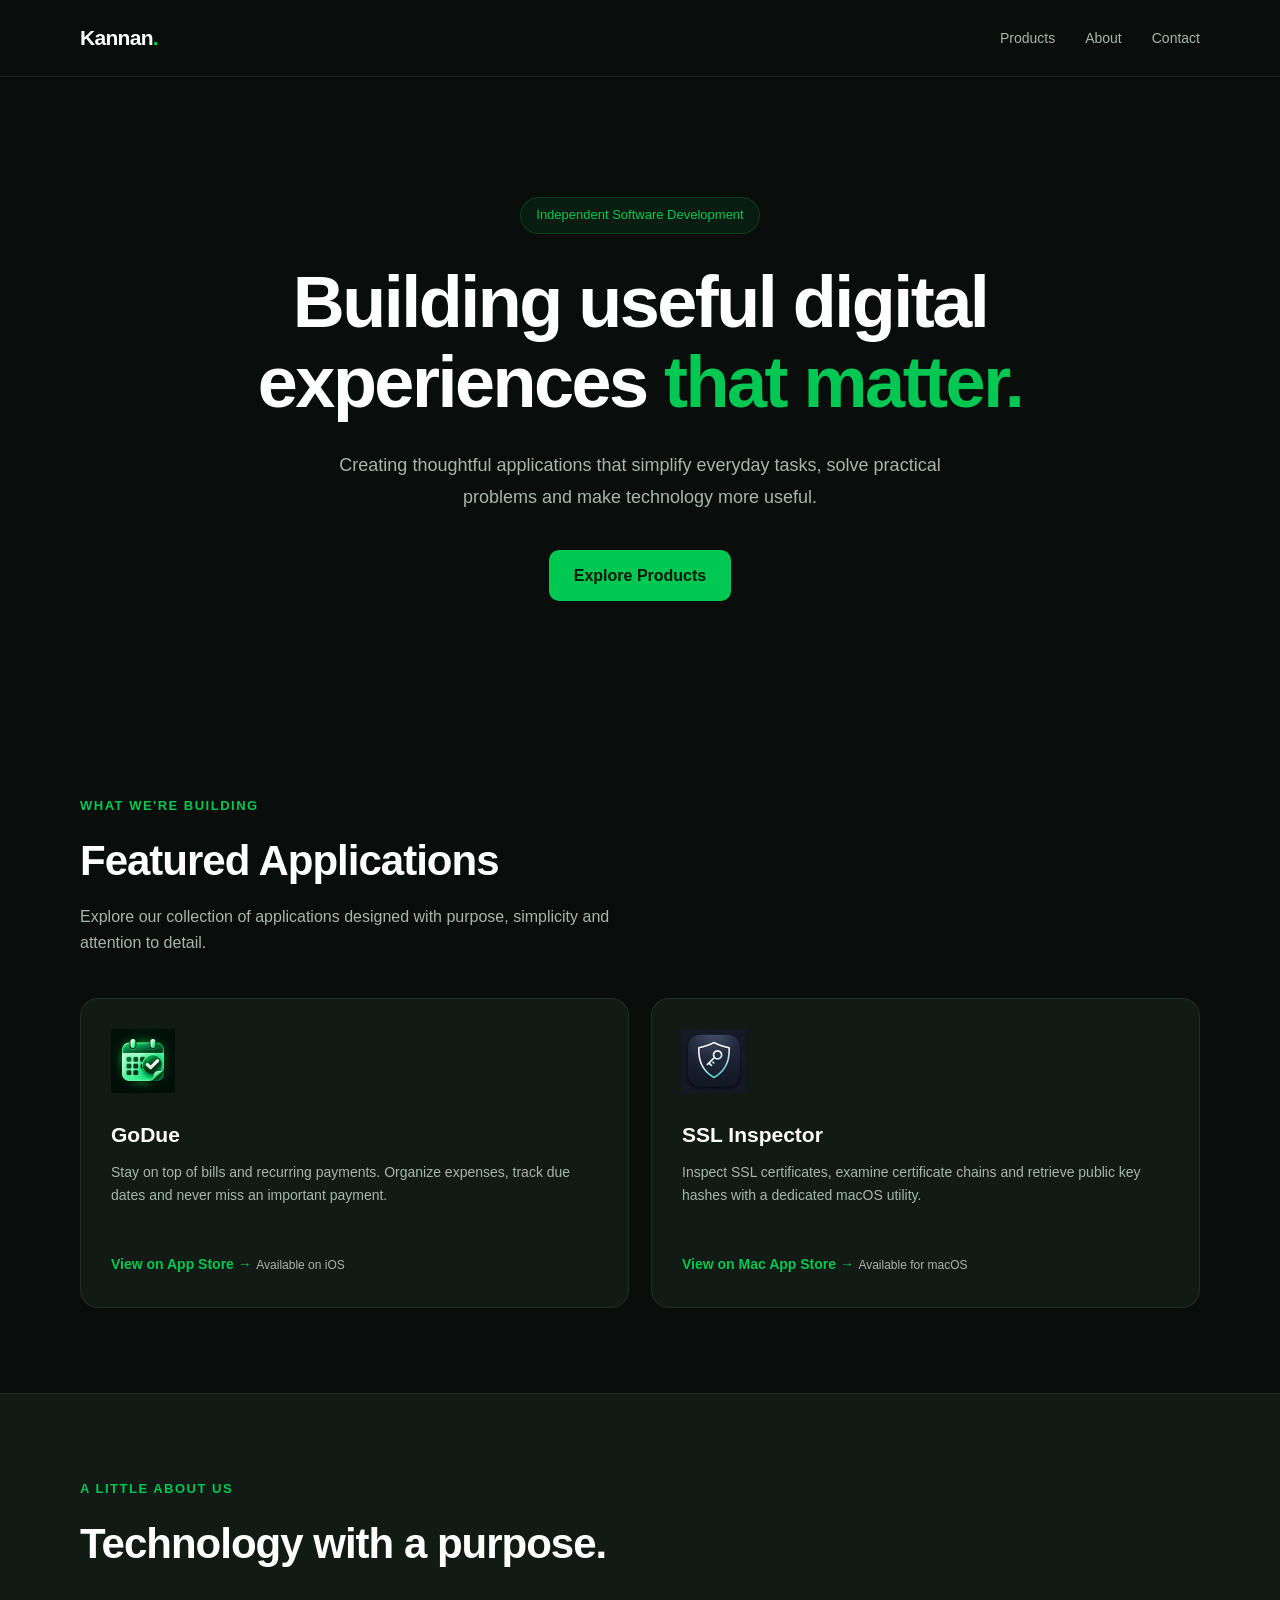
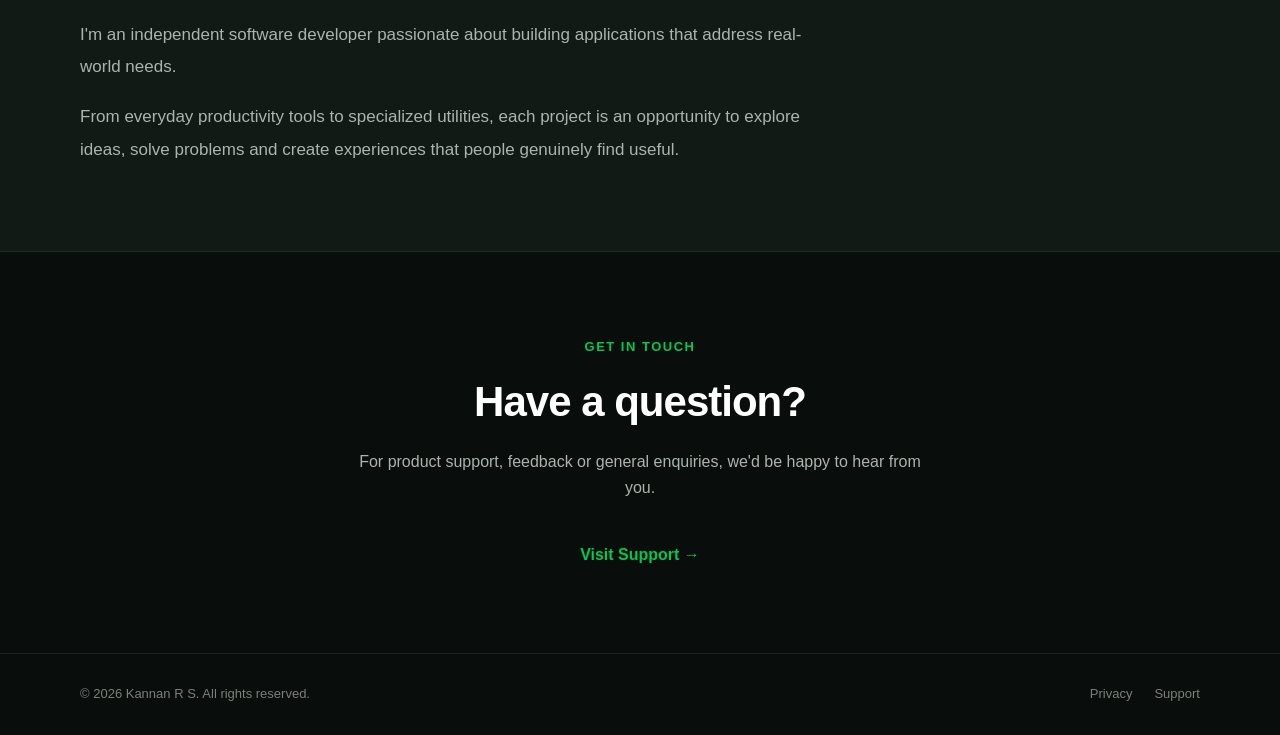
<file: index.html>
<!DOCTYPE html>
<html lang="en">
<head>
    <meta charset="UTF-8">
    <meta name="viewport" content="width=device-width, initial-scale=1.0">
<meta name="description"
      content="Independent software development focused on building thoughtful applications that simplify everyday life. Explore GoDue and SSL Inspector.">
<meta name="theme-color" content="#090d0b">
<title>Kannan R S | Independent Software Developer</title>
<link rel="stylesheet" href="assets/css/style.css">
<script src="assets/js/main.js" defer></script>
</head>
<body>
<header>
    <div class="container">
        <nav>
            <a href="#" class="logo">Kannan<span>.</span></a>
            <div class="nav-links">
                <a href="#products">Products</a>
                <a href="#about">About</a>
                <a href="#contact">Contact</a>
            </div>
        </nav>
    </div>
</header>
<main>
    <section class="hero">
        <div class="container">
            <div class="eyebrow">
                Independent Software Development
            </div>
            <h1>
                Building useful digital experiences
                <span>that matter.</span>
            </h1>
            <p>
                Creating thoughtful applications that simplify
                everyday tasks, solve practical problems and make
                technology more useful.
            </p>
            <a href="#products" class="hero-button">
                Explore Products
            </a>
        </div>
    </section>
    <section id="products">
        <div class="container">
            <div class="section-heading">
                <div class="label">What we're building</div>
                <h2>Featured Applications</h2>
                <p>
                    Explore our collection of applications designed with purpose, simplicity and attention to detail.
                </p>
            </div>
            <div class="products-grid">
                <article class="product-card">
                    <div class="product-icon">

    <img src="assets/images/godue-icon.png" alt="GoDue app icon">

</div>
                    <h3>GoDue</h3>
                    <p>
                        Stay on top of bills and recurring payments.
                        Organize expenses, track due dates and never
                        miss an important payment.
                    </p>
                    <a class="product-link"
                       href="https://apps.apple.com/us/app/godue/id6824180958">
                        View on App Store →
                    </a>
                    <div class="status">Available on iOS</div>
                </article>
                
                <article class="product-card">
                    <div class="product-icon">

    <img src="assets/images/ssl-inspector-icon.png" alt="SSL Inspector app icon">

</div>
                    <h3>SSL Inspector</h3>
                    <p>
                        Inspect SSL certificates, examine certificate
                        chains and retrieve public key hashes with
                        a dedicated macOS utility.
                    </p>
                    <a class="product-link"
   href="https://apps.apple.com/us/app/ssl-inspector/id6759235383"
   target="_blank"
   rel="noopener noreferrer">
    View on Mac App Store →
</a>

<div class="status">Available for macOS</div>
                </article>
            </div>
        </div>
    </section>
    <section id="about" class="about">
        <div class="container">
            <div class="about-content">
                <div class="section-heading">
                    <div class="label">A little about us</div>
                    <h2>Technology with a purpose.</h2>
                </div>
                <p>
                    I'm an independent software developer passionate
                    about building applications that address real-world
                    needs.
                </p>
                <p>
                    From everyday productivity tools to specialized
                    utilities, each project is an opportunity to explore
                    ideas, solve problems and create experiences that
                    people genuinely find useful.
                </p>
            </div>
        </div>
    </section>
    <section id="contact" class="contact">
        <div class="container">
            <div class="section-heading">
                <div class="label">Get in touch</div>
                <h2>Have a question?</h2>
                <p>
                    For product support, feedback or general enquiries,
                    we'd be happy to hear from you.
                </p>
            </div>
            <a href="/support/">
                Visit Support →
            </a>
        </div>
    </section>
</main>
<footer>
    <div class="container">
        <div class="footer-content">
            <div>
                © 2026 Kannan R S. All rights reserved.
            </div>
            <div class="footer-links">
                <a href="/privacy/">
                    Privacy
                </a>
                <a href="/support/">
                    Support
                </a>
            </div>
        </div>
    </div>
</footer>
</body>
</html>
</file>
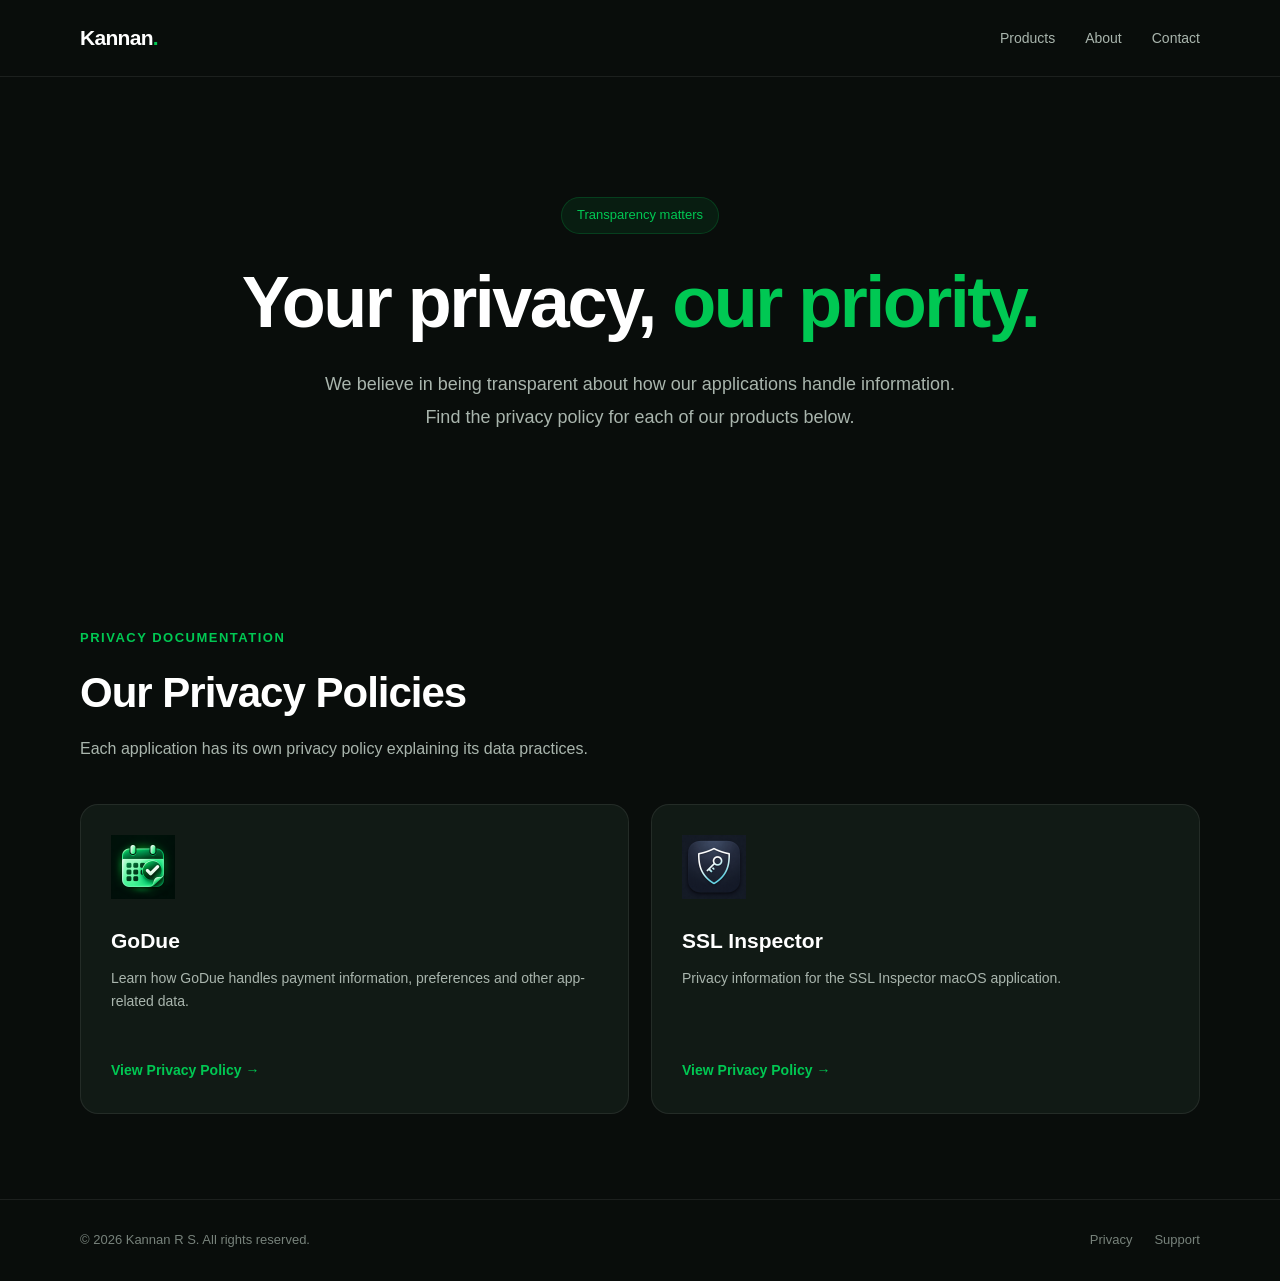
<file: privacy/index.html>
<!DOCTYPE html>
<html lang="en">
<head>
    <meta charset="UTF-8">
    <meta name="viewport" content="width=device-width, initial-scale=1.0">
<meta name="description"
      content="Find privacy policies for applications developed by Kannan R S.">
<meta name="theme-color" content="#090d0b">
<title>Privacy Policies | Kannan</title>
<link rel="stylesheet" href="../assets/css/style.css">
<script src="../assets/js/main.js" defer></script>
</head>
<body>
<header>
    <div class="container">
        <nav>
            <a href="../" class="logo">Kannan<span>.</span></a>
            <div class="nav-links">
                <a href="../#products">Products</a>
                <a href="../#about">About</a>
                <a href="../#contact">Contact</a>
            </div>
        </nav>
    </div>
</header>
<main>
    <section class="hero">
        <div class="container">
            <div class="eyebrow">Transparency matters</div>
            <h1>
                Your privacy,
                <span>our priority.</span>
            </h1>
            <p>
                We believe in being transparent about how our
                applications handle information. Find the privacy
                policy for each of our products below.
            </p>
        </div>
    </section>
    <section>
        <div class="container">
            <div class="section-heading">
                <div class="label">Privacy documentation</div>
                <h2>Our Privacy Policies</h2>
                <p>
                    Each application has its own privacy policy
                    explaining its data practices.
                </p>
            </div>
            <div class="products-grid">
                <article class="product-card">
                    <div class="product-icon">

    <img src="../assets/images/godue-icon.png" alt="GoDue app icon">

</div>
                    <h3>GoDue</h3>
                    <p>
                        Learn how GoDue handles payment information,
                        preferences and other app-related data.
                    </p>
                    <a class="product-link"
                       href="https://kriskannan08.github.io/privacy-policies/godue/
">
                        View Privacy Policy →
                    </a>
                </article>
                
                <article class="product-card">
                    <div class="product-icon">

    <img src="../assets/images/ssl-inspector-icon.png" alt="SSL Inspector app icon">

</div>
                    <h3>SSL Inspector</h3>
                    <p>
                        Privacy information for the SSL Inspector
                        macOS application.
                    </p>
                    <a class="product-link"
   href="https://kriskannan08.github.io/privacy-policies/ssl-inspector-macos/">
    View Privacy Policy →
</a>
                </article>
            </div>
        </div>
    </section>
</main>
<footer>
    <div class="container">
        <div class="footer-content">
            <div>
                © 2026 Kannan R S. All rights reserved.
            </div>
            <div class="footer-links">
                <a href="./">Privacy</a>
                <a href="../support/">Support</a>
            </div>
        </div>
    </div>
</footer>
</body>
</html>
</file>
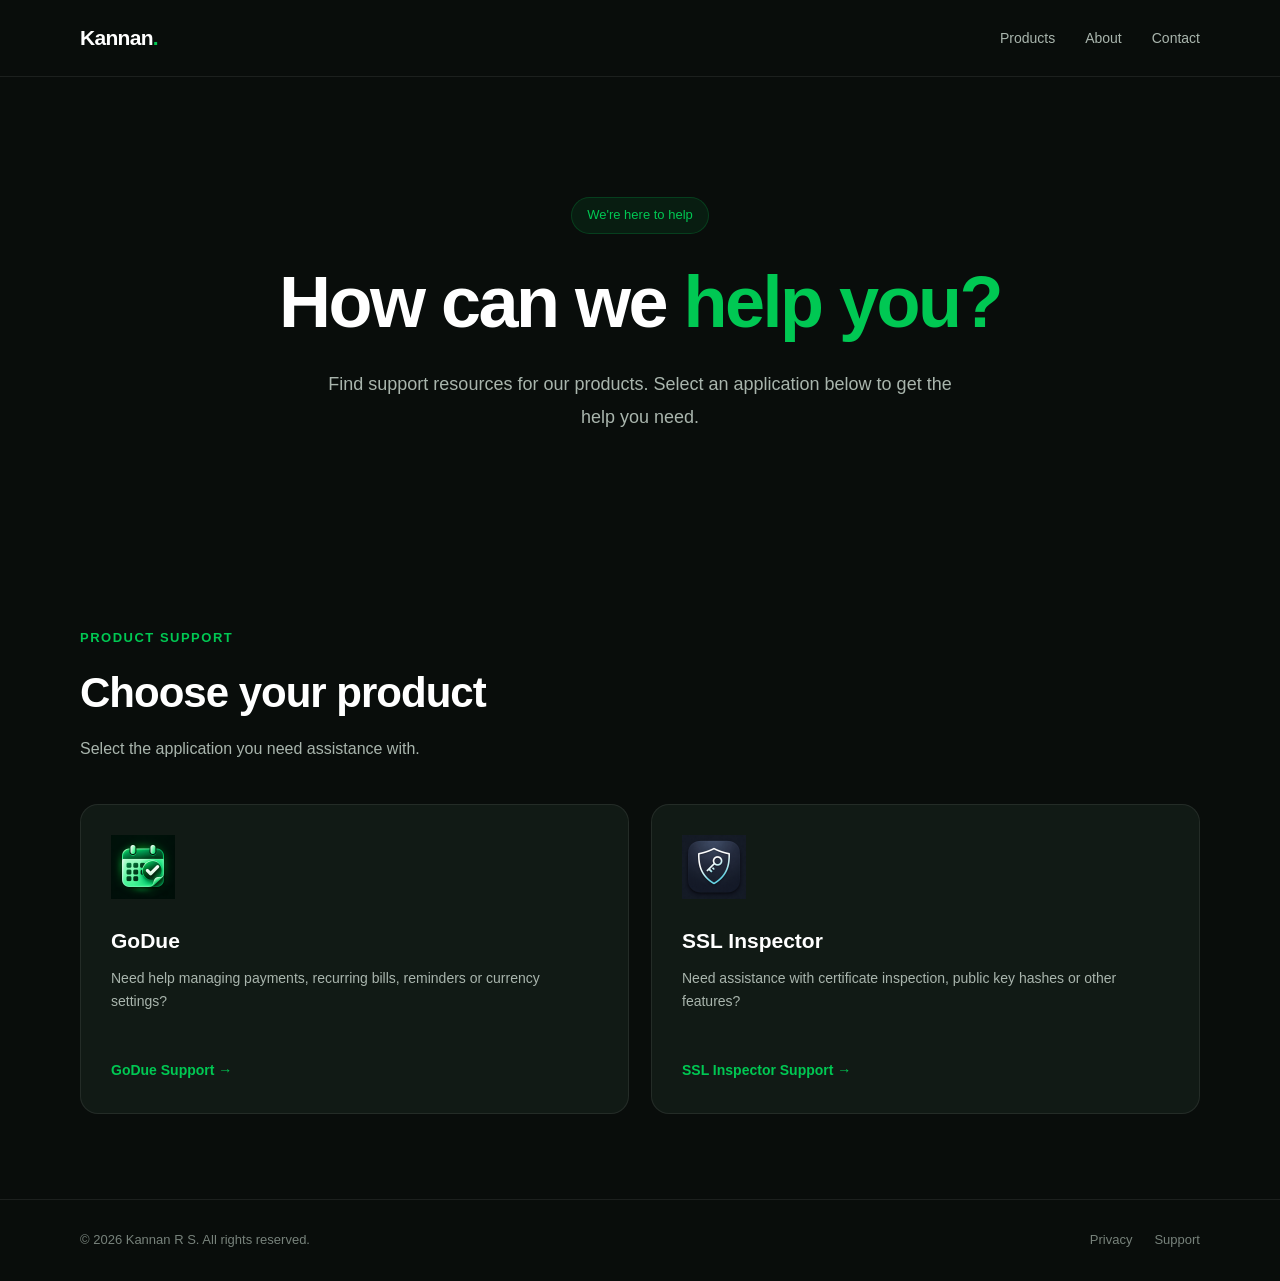
<file: support/index.html>
<!DOCTYPE html>
<html lang="en">
<head>
    <meta charset="UTF-8">
    <meta name="viewport" content="width=device-width, initial-scale=1.0">
<meta name="description"
      content="Get support for applications developed by Kannan R S. Find product-specific support information and resources.">
<meta name="theme-color" content="#090d0b">
<title>Support | Kannan</title>
<link rel="stylesheet" href="../assets/css/style.css">
<script src="../assets/js/main.js" defer></script>
</head>
<body>
<header>
    <div class="container">
        <nav>
            <a href="../" class="logo">Kannan<span>.</span></a>
            <div class="nav-links">
                <a href="../#products">Products</a>
                <a href="../#about">About</a>
                <a href="../#contact">Contact</a>
            </div>
        </nav>
    </div>
</header>
<main>
    <section class="hero">
        <div class="container">
            <div class="eyebrow">We're here to help</div>
            <h1>
                How can we
                <span>help you?</span>
            </h1>
            <p>
                Find support resources for our products.
                Select an application below to get the help you need.
            </p>
        </div>
    </section>
    <section>
        <div class="container">
            <div class="section-heading">
                <div class="label">Product support</div>
                <h2>Choose your product</h2>
                <p>
                    Select the application you need assistance with.
                </p>
            </div>
            <div class="products-grid">
                <article class="product-card">
                    <div class="product-icon">

    <img src="../assets/images/godue-icon.png" alt="GoDue app icon">

</div>
                    <h3>GoDue</h3>
                    <p>
                        Need help managing payments, recurring bills,
                        reminders or currency settings?
                    </p>
                    <a class="product-link"
                       href="../privacy-policies/godue/support.html">
                        GoDue Support →
                    </a>
                </article>
                
                <article class="product-card">
                    <div class="product-icon">

    <img src="../assets/images/ssl-inspector-icon.png" alt="SSL Inspector app icon">

</div>
                    <h3>SSL Inspector</h3>
                    <p>
                        Need assistance with certificate inspection,
                        public key hashes or other features?
                    </p>
                    <a class="product-link"
                       href="../privacy-policies/ssl-inspector-macos/support.html">
                        SSL Inspector Support →
                    </a>
                </article>
            </div>
        </div>
    </section>
</main>
<footer>
    <div class="container">
        <div class="footer-content">
            <div>
                © 2026 Kannan R S. All rights reserved.
            </div>
            <div class="footer-links">
                <a href="../privacy/">Privacy</a>
                <a href="./">Support</a>
            </div>
        </div>
    </div>
</footer>
</body>
</html>
</file>
<file: assets/css/style.css>
:root {
    --background: #090d0b;
    --surface: #111a15;
    --surface-hover: #17241c;
    --primary: #00c853;
    --text: #ffffff;
    --muted: #a9b5ad;
    --border: rgba(255, 255, 255, 0.08);
}

* {
    box-sizing: border-box;
    margin: 0;
    padding: 0;
}

html {
    scroll-behavior: smooth;
}

body {
    font-family: -apple-system, BlinkMacSystemFont,
                 "Segoe UI", sans-serif;
    background: var(--background);
    color: var(--text);
    line-height: 1.6;
}

a {
    color: inherit;
    text-decoration: none;
}

.container {
    width: min(1120px, calc(100% - 48px));
    margin: 0 auto;
}

/* Navigation */

header {
    border-bottom: 1px solid var(--border);
}

nav {
    min-height: 76px;
    display: flex;
    align-items: center;
    justify-content: space-between;
}

.logo {
    font-size: 21px;
    font-weight: 750;
    letter-spacing: -0.7px;
}

.logo span {
    color: var(--primary);
}

.nav-links {
    display: flex;
    gap: 30px;
    color: var(--muted);
    font-size: 14px;
}

.nav-links a:hover {
    color: var(--primary);
}

/* Hero */

.hero {
    padding: 120px 0 110px;
    text-align: center;
}

.eyebrow {
    display: inline-block;
    color: var(--primary);
    background: rgba(0, 200, 83, 0.09);
    border: 1px solid rgba(0, 200, 83, 0.2);
    padding: 7px 15px;
    border-radius: 30px;
    font-size: 13px;
    margin-bottom: 28px;
}

.hero h1 {
    max-width: 850px;
    margin: 0 auto;
    font-size: clamp(40px, 7vw, 72px);
    line-height: 1.12;
    letter-spacing: -2.5px;
}

.hero h1 span {
    color: var(--primary);
}

.hero p {
    max-width: 650px;
    margin: 26px auto 0;
    color: var(--muted);
    font-size: 18px;
    line-height: 1.8;
}

.hero-button {
    display: inline-block;
    margin-top: 36px;
    padding: 13px 25px;
    background: var(--primary);
    color: #001b0b;
    border-radius: 10px;
    font-weight: 650;
    transition: transform 0.2s, background 0.2s;
}

.hero-button:hover {
    background: #00e65f;
    transform: translateY(-2px);
}

/* Sections */

section {
    padding: 85px 0;
}

.section-heading {
    margin-bottom: 42px;
}

.section-heading .label {
    color: var(--primary);
    font-size: 13px;
    font-weight: 650;
    text-transform: uppercase;
    letter-spacing: 1.5px;
}

.section-heading h2 {
    font-size: clamp(30px, 5vw, 42px);
    letter-spacing: -1px;
    margin-top: 10px;
}

.section-heading p {
    color: var(--muted);
    margin-top: 10px;
    max-width: 580px;
}

/* Products */

.products-grid {
    display: grid;
    grid-template-columns: repeat(auto-fit, minmax(280px, 1fr));
    gap: 22px;
}

.product-card {
    background: var(--surface);
    border: 1px solid var(--border);
    border-radius: 18px;
    padding: 30px;
    transition: transform 0.25s, background 0.25s,
                border-color 0.25s;
}

.product-card:hover {
    transform: translateY(-5px);
    background: var(--surface-hover);
    border-color: rgba(0, 200, 83, 0.3);
}

.product-icon {
    width: 64px;
    height: 64px;
    display: grid;
    place-items: center;
    background: rgba(0, 200, 83, 0.1);
    border-radius: 14px;
    color: var(--primary);
    font-size: 25px;
    margin-bottom: 25px;
}

.product-icon img {
    width: 100%;
    height: 100%;
    object-fit: cover;
    display: block;
}

.product-card h3 {
    font-size: 21px;
    margin-bottom: 10px;
}

.product-card p {
    color: var(--muted);
    font-size: 14px;
    min-height: 70px;
}

.product-link {
    display: inline-block;
    margin-top: 22px;
    color: var(--primary);
    font-size: 14px;
    font-weight: 650;
}

.product-link:hover {
    text-decoration: underline;
}

.status {
    display: inline-block;
    margin-top: 16px;
    color: var(--muted);
    font-size: 12px;
}

/* About */

.about {
    background: var(--surface);
    border-top: 1px solid var(--border);
    border-bottom: 1px solid var(--border);
}

.about-content {
    max-width: 760px;
}

.about-content p {
    color: var(--muted);
    font-size: 17px;
    margin-top: 18px;
    line-height: 1.9;
}

/* Contact */

.contact {
    text-align: center;
}

.contact p {
    color: var(--muted);
    margin-top: 14px;
}

.contact .section-heading p {
    margin-left: auto;
    margin-right: auto;
}

.contact a {
    color: var(--primary);
    font-weight: 650;
}

/* Footer */

footer {
    border-top: 1px solid var(--border);
    padding: 30px 0;
    color: #77827b;
    font-size: 13px;
}

.footer-content {
    display: flex;
    justify-content: space-between;
    align-items: center;
    gap: 20px;
}

.footer-links {
    display: flex;
    gap: 22px;
}

.footer-links a:hover {
    color: var(--primary);
}

/* Responsive */

@media (max-width: 800px) {
    .products-grid {
        grid-template-columns: repeat(2, 1fr);
    }

    .hero {
        padding: 90px 0;
    }
}

@media (max-width: 560px) {
    .container {
        width: min(100% - 36px, 1120px);
    }

    nav {
        min-height: 68px;
    }

    .nav-links {
        gap: 15px;
        font-size: 12px;
    }

    .hero {
        padding: 75px 0;
    }

    .hero h1 {
        letter-spacing: -1.5px;
    }

    .hero p {
        font-size: 16px;
    }

    section {
        padding: 65px 0;
    }

    .products-grid {
        grid-template-columns: 1fr;
    }

    .product-card p {
        min-height: auto;
    }

    .footer-content {
        flex-direction: column;
        text-align: center;
    }
}
</file>
